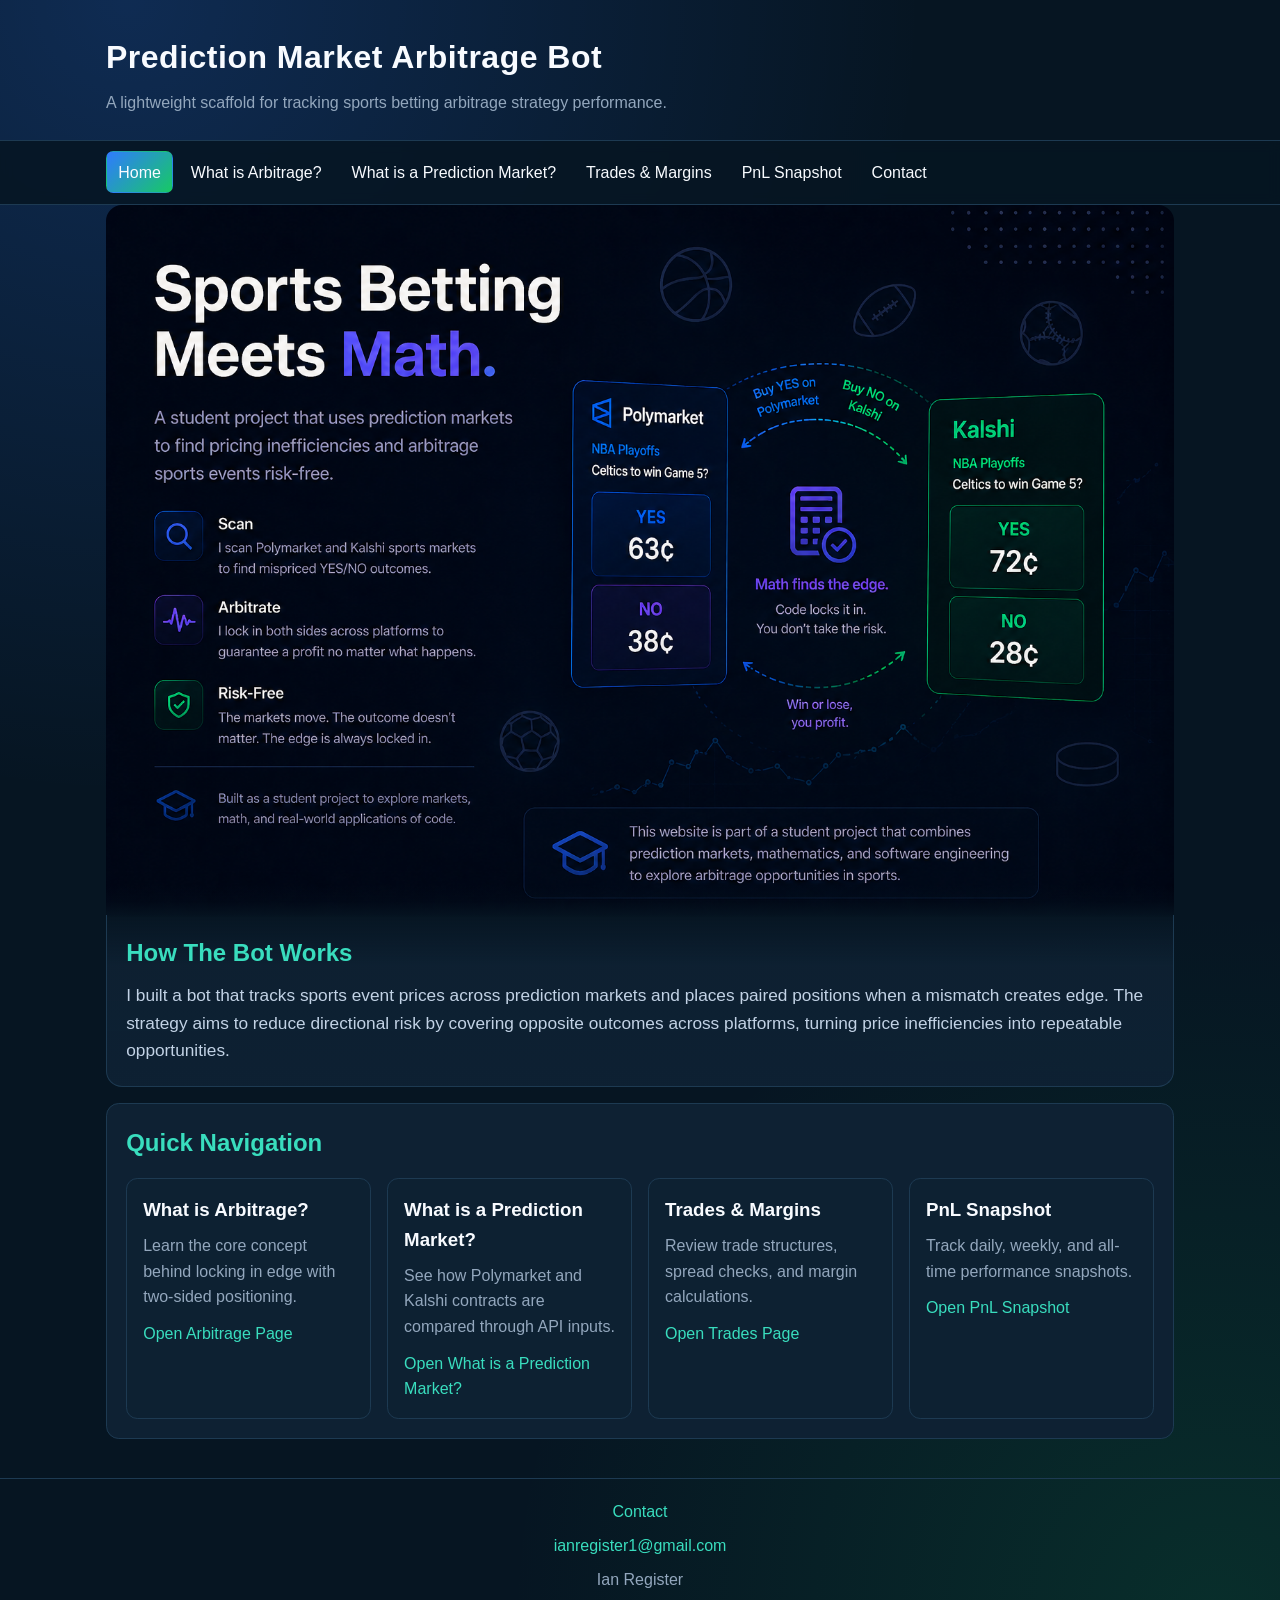
<file: index.html>
<!DOCTYPE html>
<html lang="en">
<head>
<!-- Google tag (gtag.js) -->
<script async src="https://www.googletagmanager.com/gtag/js?id=G-SM33YDMN8Y"></script>
<script>
  window.dataLayer = window.dataLayer || [];
  function gtag(){dataLayer.push(arguments);}
  gtag('js', new Date());

  gtag('config', 'G-SM33YDMN8Y');
</script>
  <meta charset="UTF-8">
  <meta name="viewport" content="width=device-width, initial-scale=1.0">
  <title>Prediction Market Arbitrage Bot | Home</title>
  <link rel="stylesheet" href="styles.css">
</head>
<body>
  <header class="site-header">
    <div class="container">
      <h1>Prediction Market Arbitrage Bot</h1>
      <p class="tagline">A lightweight scaffold for tracking sports betting arbitrage strategy performance.</p>
    </div>
  </header>

  <nav class="site-nav" aria-label="Primary">
    <div class="container">
      <ul>
        <li><a class="active" href="index.html">Home</a></li>
        <li><a href="arbitrage.html">What is Arbitrage?</a></li>
        <li><a href="markets.html">What is a Prediction Market?</a></li>
        <li><a href="trades.html">Trades &amp; Margins</a></li>
        <li><a href="performance.html">PnL Snapshot</a></li>
        <li><a href="contact.html">Contact</a></li>
      </ul>
    </div>
  </nav>

  <main class="container home-main">
    <section class="hero-image reveal" aria-label="Arbitrage dashboard hero graphic">
      <img
        src="assets/home-hero.png"
        alt="Sports betting meets math graphic for prediction market arbitrage."
      >
    </section>

    <section class="home-story reveal">
      <h2>How The Bot Works</h2>
      <p>
        I built a bot that tracks sports event prices across prediction markets and places paired positions when a
        mismatch creates edge. The strategy aims to reduce directional risk by covering opposite outcomes across
        platforms, turning price inefficiencies into repeatable opportunities.
      </p>
    </section>

    <section class="panel reveal">
      <h2>Quick Navigation</h2>
      <div class="card-grid">
        <article class="card">
          <h3>What is Arbitrage?</h3>
          <p>Learn the core concept behind locking in edge with two-sided positioning.</p>
          <a class="text-link" href="arbitrage.html">Open Arbitrage Page</a>
        </article>
        <article class="card">
          <h3>What is a Prediction Market?</h3>
          <p>See how Polymarket and Kalshi contracts are compared through API inputs.</p>
          <a class="text-link" href="markets.html">Open What is a Prediction Market?</a>
        </article>
        <article class="card">
          <h3>Trades &amp; Margins</h3>
          <p>Review trade structures, spread checks, and margin calculations.</p>
          <a class="text-link" href="trades.html">Open Trades Page</a>
        </article>
        <article class="card">
          <h3>PnL Snapshot</h3>
          <p>Track daily, weekly, and all-time performance snapshots.</p>
          <a class="text-link" href="performance.html">Open PnL Snapshot</a>
        </article>
      </div>
    </section>
  </main>

  <footer class="site-footer">
    <div class="container footer-content">
      <div>        <a href="contact.html">Contact</a>
      </div>
      <p><a href="mailto:ianregister1@gmail.com">ianregister1@gmail.com</a></p>
      <p>Ian Register</p>
    </div>
  </footer>
  <script src="interactions.js"></script>
</body>
</html>
</file>
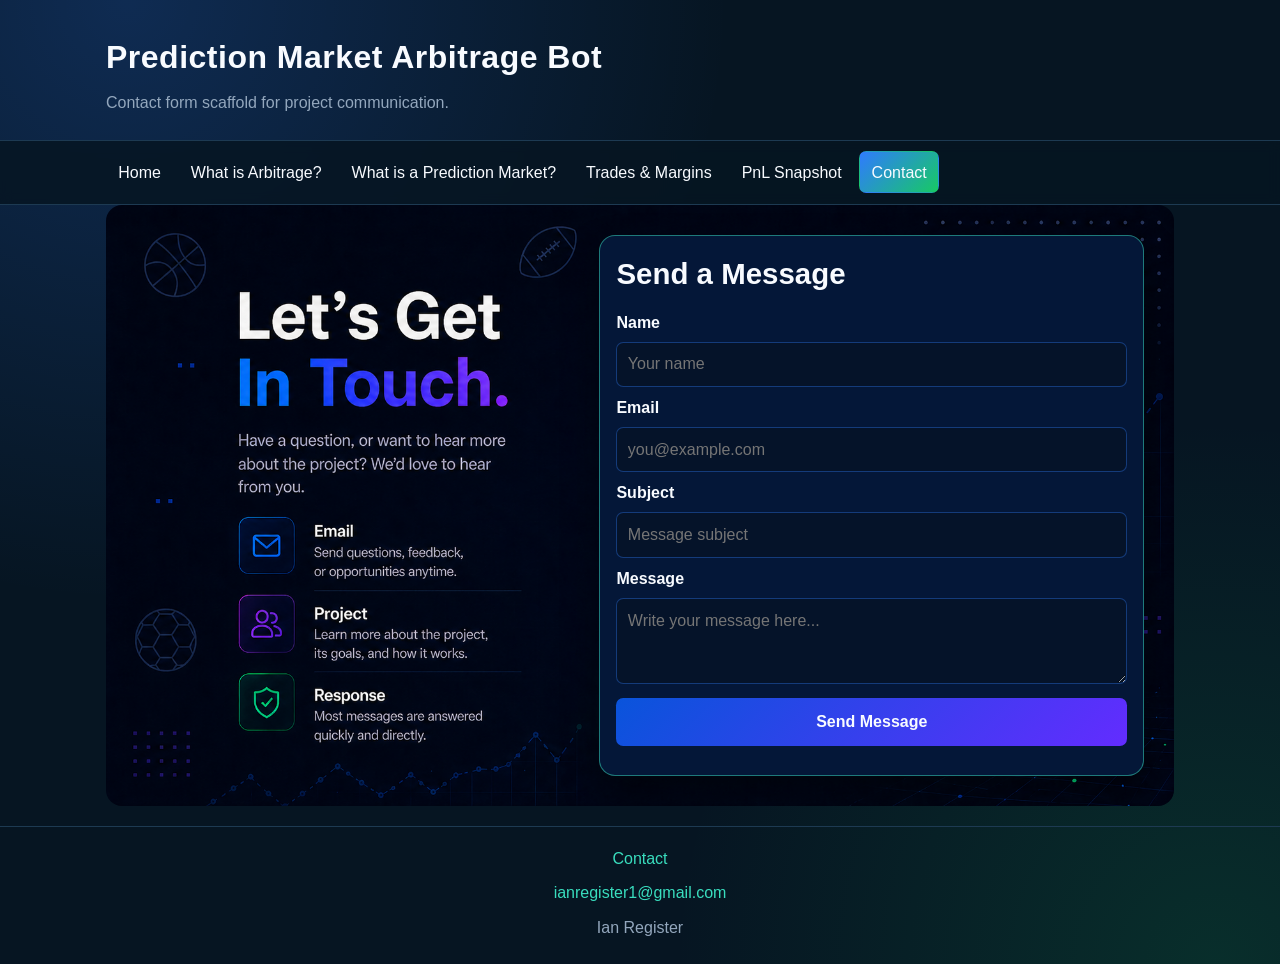
<file: contact.html>
<!DOCTYPE html>
<html lang="en">
<head>
<!-- Google tag (gtag.js) -->
<script async src="https://www.googletagmanager.com/gtag/js?id=G-SM33YDMN8Y"></script>
<script>
  window.dataLayer = window.dataLayer || [];
  function gtag(){dataLayer.push(arguments);}
  gtag('js', new Date());

  gtag('config', 'G-SM33YDMN8Y');
</script>
  <meta charset="UTF-8">
  <meta name="viewport" content="width=device-width, initial-scale=1.0">
  <title>Prediction Market Arbitrage Bot | Contact</title>
  <link rel="stylesheet" href="styles.css">
</head>
<body>
  <header class="site-header">
    <div class="container">
      <h1>Prediction Market Arbitrage Bot</h1>
      <p class="tagline">Contact form scaffold for project communication.</p>
    </div>
  </header>

  <nav class="site-nav" aria-label="Primary">
    <div class="container">
      <ul>
        <li><a href="index.html">Home</a></li>
        <li><a href="arbitrage.html">What is Arbitrage?</a></li>
        <li><a href="markets.html">What is a Prediction Market?</a></li>
        <li><a href="trades.html">Trades &amp; Margins</a></li>
        <li><a href="performance.html">PnL Snapshot</a></li>
        <li><a class="active" href="contact.html">Contact</a></li>
      </ul>
    </div>
  </nav>

  <main class="container contact-main">
    <section class="hero-image contact-hero reveal" aria-label="Contact background graphic with message form">
      <img
        src="assets/contact-bg.png"
        alt="Contact background with left project message area and open space for the form."
      >
      <div class="contact-form-shell">
        <h2>Send a Message</h2>

        <form action="#" method="post" class="contact-form">
          <label for="name">Name</label>
          <input type="text" id="name" name="name" placeholder="Your name" required>

          <label for="email">Email</label>
          <input type="email" id="email" name="email" placeholder="you@example.com" required>

          <label for="subject">Subject</label>
          <input type="text" id="subject" name="subject" placeholder="Message subject" required>

          <label for="message">Message</label>
          <textarea id="message" name="message" rows="5" placeholder="Write your message here..." required></textarea>

          <button type="submit">Send Message</button>
          <p id="contact-status" class="status-text" aria-live="polite"></p>
        </form>
      </div>
    </section>
  </main>

  <footer class="site-footer">
    <div class="container footer-content">
      <div>
        <a href="contact.html">Contact</a>
      </div>
      <p><a href="mailto:ianregister1@gmail.com">ianregister1@gmail.com</a></p>
      <p>Ian Register</p>
    </div>
  </footer>
  <script src="interactions.js"></script>
</body>
</html>
</file>
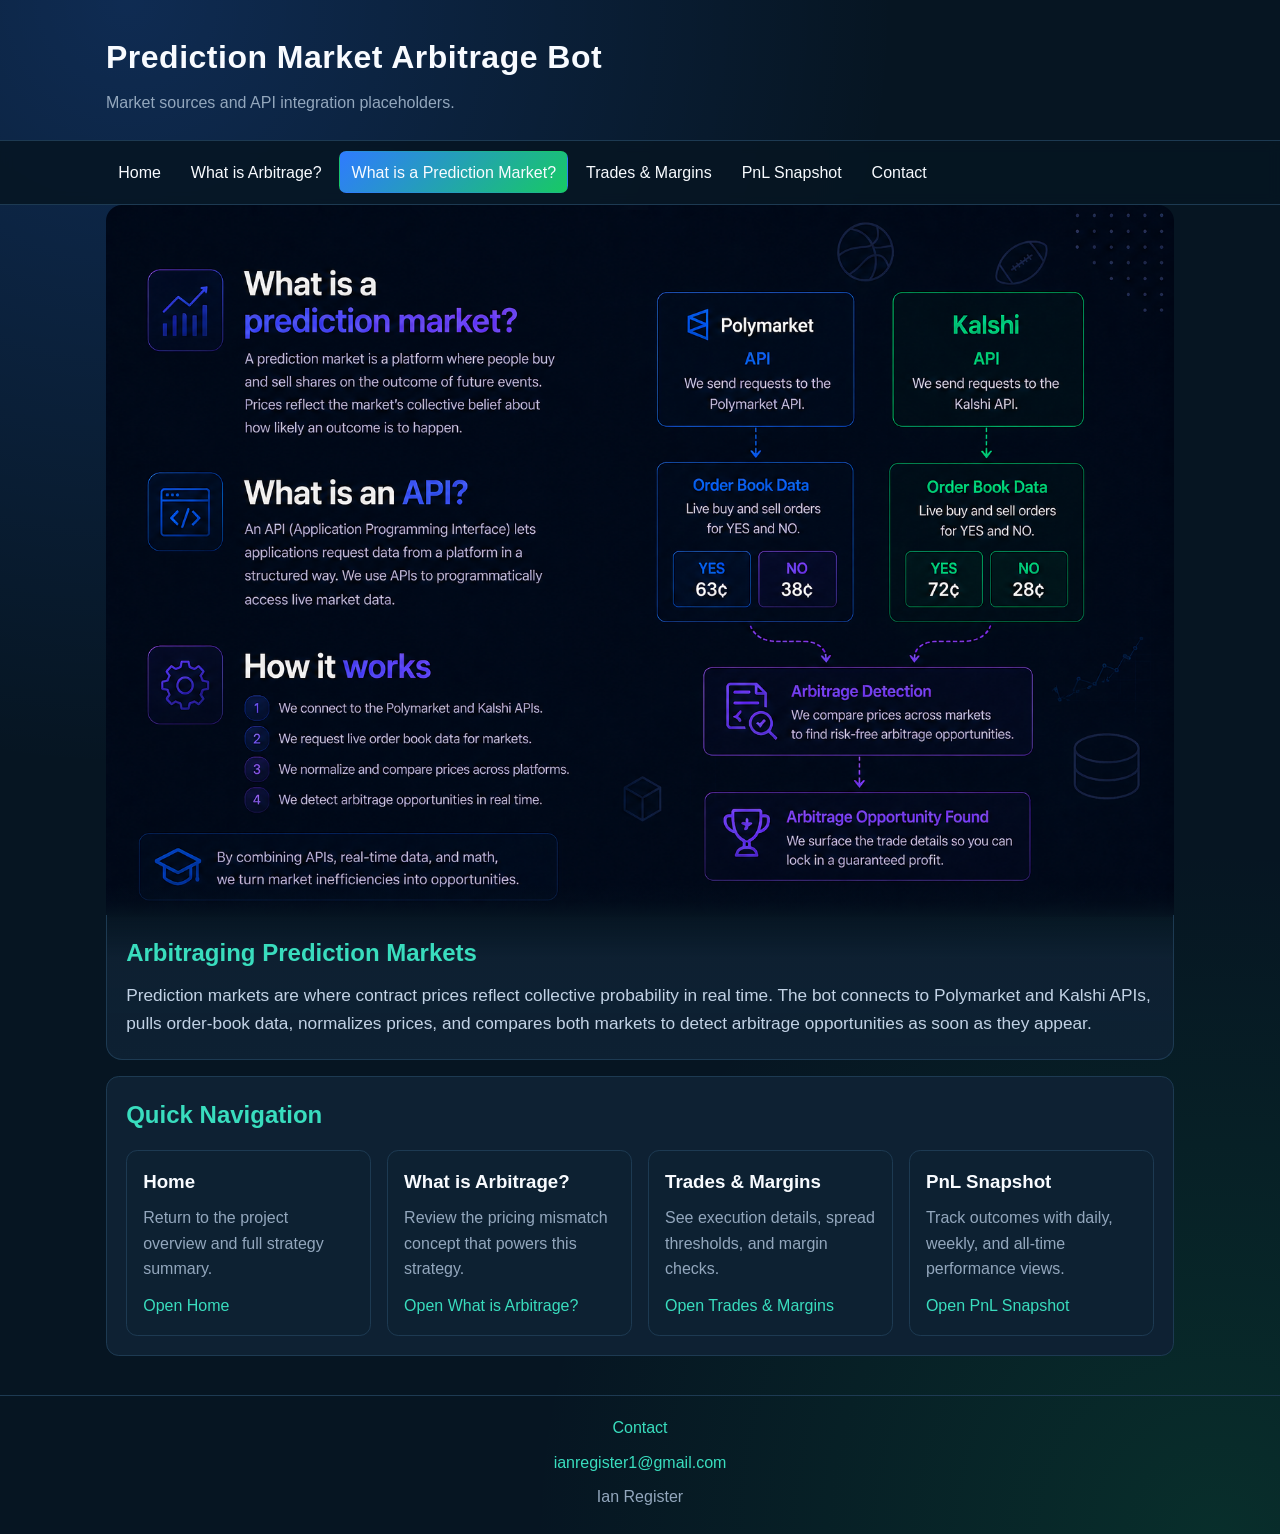
<file: markets.html>
<!DOCTYPE html>
<html lang="en">
<head>
<!-- Google tag (gtag.js) -->
<script async src="https://www.googletagmanager.com/gtag/js?id=G-SM33YDMN8Y"></script>
<script>
  window.dataLayer = window.dataLayer || [];
  function gtag(){dataLayer.push(arguments);}
  gtag('js', new Date());

  gtag('config', 'G-SM33YDMN8Y');
</script>
  <meta charset="UTF-8">
  <meta name="viewport" content="width=device-width, initial-scale=1.0">
  <title>Prediction Market Arbitrage Bot | Arbitraging Prediction Markets</title>
  <link rel="stylesheet" href="styles.css">
</head>
<body>
  <header class="site-header">
    <div class="container">
      <h1>Prediction Market Arbitrage Bot</h1>
      <p class="tagline">Market sources and API integration placeholders.</p>
    </div>
  </header>

  <nav class="site-nav" aria-label="Primary">
    <div class="container">
      <ul>
        <li><a href="index.html">Home</a></li>
        <li><a href="arbitrage.html">What is Arbitrage?</a></li>
        <li><a class="active" href="markets.html">What is a Prediction Market?</a></li>
        <li><a href="trades.html">Trades &amp; Margins</a></li>
        <li><a href="performance.html">PnL Snapshot</a></li>
        <li><a href="contact.html">Contact</a></li>
      </ul>
    </div>
  </nav>

  <main class="container home-main">
    <section class="hero-image reveal" aria-label="Prediction market and API visual">
      <img
        src="assets/markets-hero.png"
        alt="Prediction markets and API flow visual showing Polymarket and Kalshi data comparison."
      >
    </section>

    <section class="home-story reveal">
      <h2>Arbitraging Prediction Markets</h2>
      <p>
        Prediction markets are where contract prices reflect collective probability in real time. The bot connects
        to Polymarket and Kalshi APIs, pulls order-book data, normalizes prices, and compares both markets to detect
        arbitrage opportunities as soon as they appear.
      </p>
    </section>

    <section class="panel reveal">
      <h2>Quick Navigation</h2>
      <div class="card-grid">
        <article class="card">
          <h3>Home</h3>
          <p>Return to the project overview and full strategy summary.</p>
          <a class="text-link" href="index.html">Open Home</a>
        </article>
        <article class="card">
          <h3>What is Arbitrage?</h3>
          <p>Review the pricing mismatch concept that powers this strategy.</p>
          <a class="text-link" href="arbitrage.html">Open What is Arbitrage?</a>
        </article>
        <article class="card">
          <h3>Trades &amp; Margins</h3>
          <p>See execution details, spread thresholds, and margin checks.</p>
          <a class="text-link" href="trades.html">Open Trades &amp; Margins</a>
        </article>
        <article class="card">
          <h3>PnL Snapshot</h3>
          <p>Track outcomes with daily, weekly, and all-time performance views.</p>
          <a class="text-link" href="performance.html">Open PnL Snapshot</a>
        </article>
      </div>
    </section>
  </main>

  <footer class="site-footer">
    <div class="container footer-content">
      <div>
        <a href="contact.html">Contact</a>
      </div>
      <p><a href="mailto:ianregister1@gmail.com">ianregister1@gmail.com</a></p>
      <p>Ian Register</p>
    </div>
  </footer>
  <script src="interactions.js"></script>
</body>
</html>
</file>
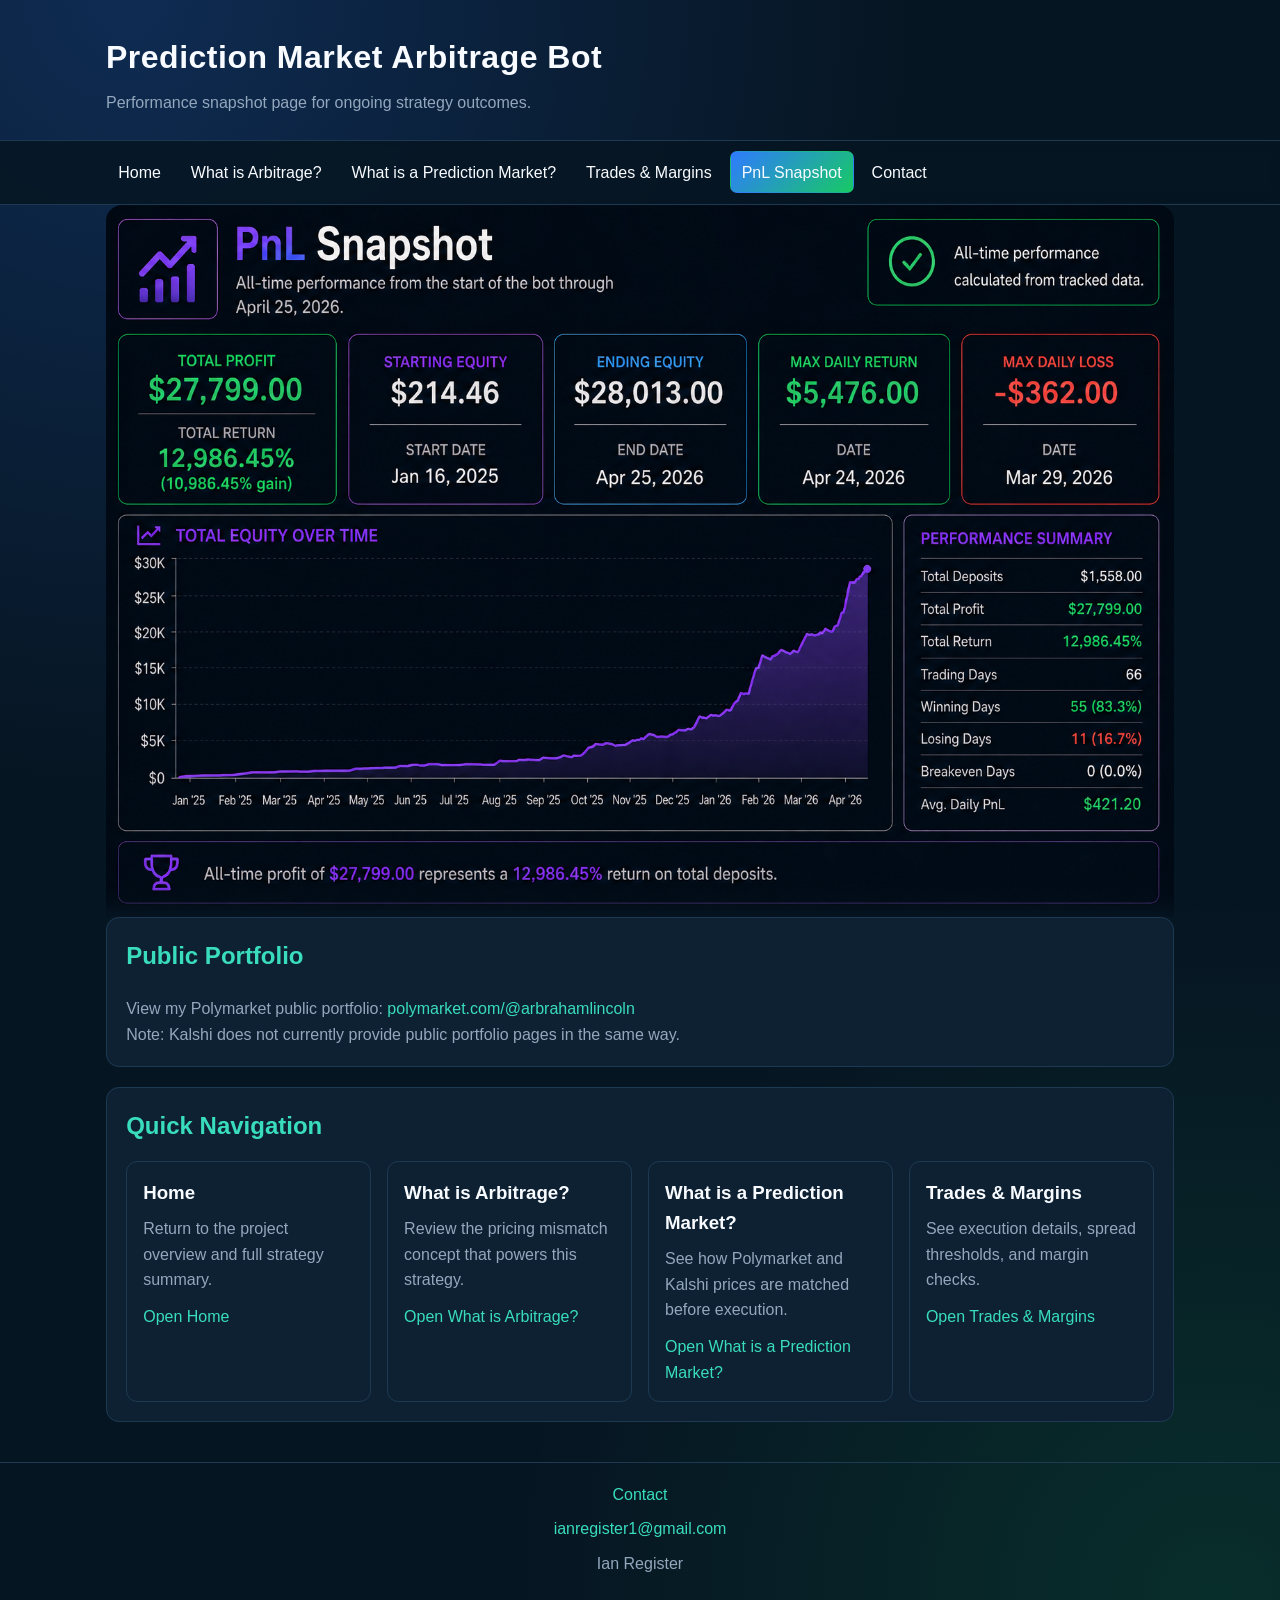
<file: performance.html>
<!DOCTYPE html>
<html lang="en">
<head>
<!-- Google tag (gtag.js) -->
<script async src="https://www.googletagmanager.com/gtag/js?id=G-SM33YDMN8Y"></script>
<script>
  window.dataLayer = window.dataLayer || [];
  function gtag(){dataLayer.push(arguments);}
  gtag('js', new Date());

  gtag('config', 'G-SM33YDMN8Y');
</script>
  <meta charset="UTF-8">
  <meta name="viewport" content="width=device-width, initial-scale=1.0">
  <title>Prediction Market Arbitrage Bot | PnL Snapshot</title>
  <link rel="stylesheet" href="styles.css">
</head>
<body>
  <header class="site-header">
    <div class="container">
      <h1>Prediction Market Arbitrage Bot</h1>
      <p class="tagline">Performance snapshot page for ongoing strategy outcomes.</p>
    </div>
  </header>

  <nav class="site-nav" aria-label="Primary">
    <div class="container">
      <ul>
        <li><a href="index.html">Home</a></li>
        <li><a href="arbitrage.html">What is Arbitrage?</a></li>
        <li><a href="markets.html">What is a Prediction Market?</a></li>
        <li><a href="trades.html">Trades &amp; Margins</a></li>
        <li><a class="active" href="performance.html">PnL Snapshot</a></li>
        <li><a href="contact.html">Contact</a></li>
      </ul>
    </div>
  </nav>

  <main class="container home-main">
    <section class="hero-image reveal" aria-label="Live performance snapshot visual">
      <img
        src="assets/performance-hero.png"
        alt="Live P and L snapshot showing all-time performance and equity growth."
      >
    </section>

    <section class="panel reveal">
      <h2>Public Portfolio</h2>
      <p>
        View my Polymarket public portfolio:
        <a class="text-link" href="https://polymarket.com/@arbrahamlincoln" target="_blank" rel="noopener noreferrer">
          polymarket.com/@arbrahamlincoln
        </a>
      </p>
      <p>
        Note: Kalshi does not currently provide public portfolio pages in the same way.
      </p>
    </section>

    <section class="panel reveal">
      <h2>Quick Navigation</h2>
      <div class="card-grid">
        <article class="card">
          <h3>Home</h3>
          <p>Return to the project overview and full strategy summary.</p>
          <a class="text-link" href="index.html">Open Home</a>
        </article>
        <article class="card">
          <h3>What is Arbitrage?</h3>
          <p>Review the pricing mismatch concept that powers this strategy.</p>
          <a class="text-link" href="arbitrage.html">Open What is Arbitrage?</a>
        </article>
        <article class="card">
          <h3>What is a Prediction Market?</h3>
          <p>See how Polymarket and Kalshi prices are matched before execution.</p>
          <a class="text-link" href="markets.html">Open What is a Prediction Market?</a>
        </article>
        <article class="card">
          <h3>Trades &amp; Margins</h3>
          <p>See execution details, spread thresholds, and margin checks.</p>
          <a class="text-link" href="trades.html">Open Trades &amp; Margins</a>
        </article>
      </div>
    </section>
  </main>

  <footer class="site-footer">
    <div class="container footer-content">
      <div>
        <a href="contact.html">Contact</a>
      </div>
      <p><a href="mailto:ianregister1@gmail.com">ianregister1@gmail.com</a></p>
      <p>Ian Register</p>
    </div>
  </footer>
  <script src="interactions.js"></script>
</body>
</html>
</file>
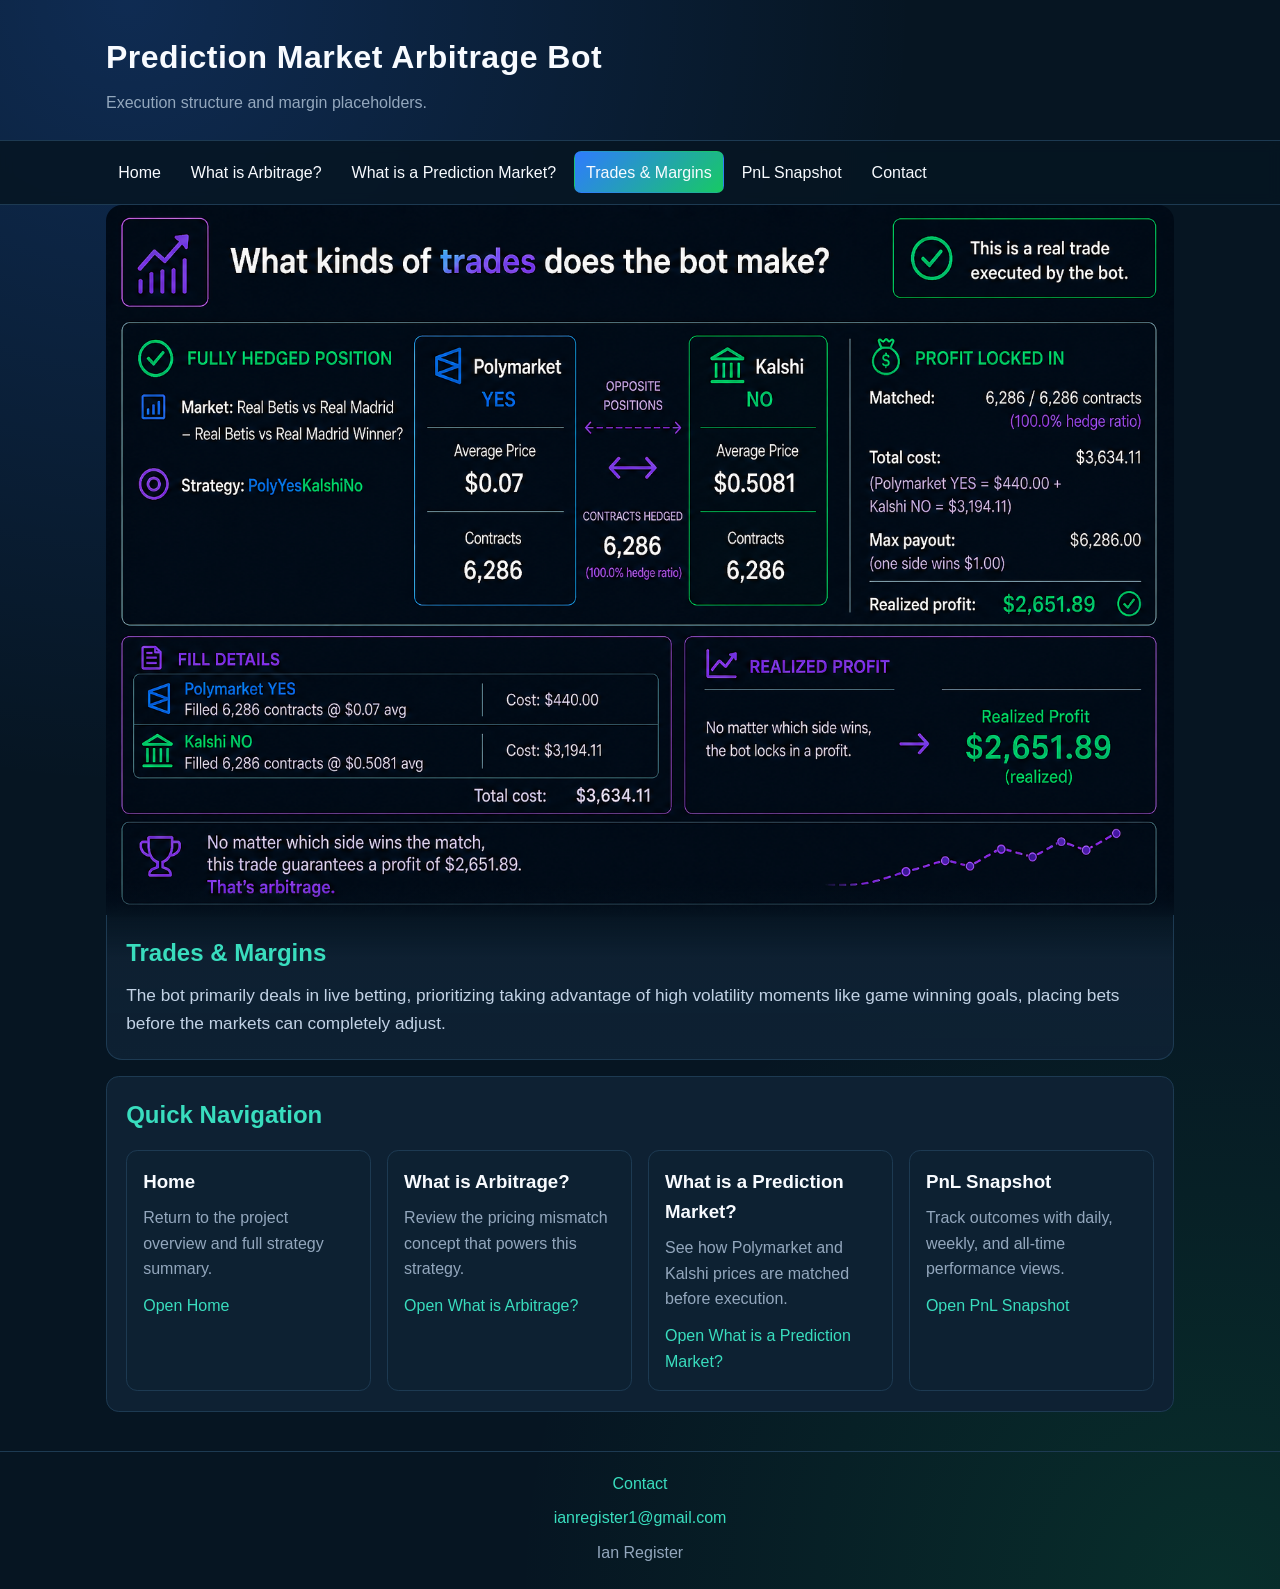
<file: trades.html>
<!DOCTYPE html>
<html lang="en">
<head>
<!-- Google tag (gtag.js) -->
<script async src="https://www.googletagmanager.com/gtag/js?id=G-SM33YDMN8Y"></script>
<script>
  window.dataLayer = window.dataLayer || [];
  function gtag(){dataLayer.push(arguments);}
  gtag('js', new Date());

  gtag('config', 'G-SM33YDMN8Y');
</script>
  <meta charset="UTF-8">
  <meta name="viewport" content="width=device-width, initial-scale=1.0">
  <title>Prediction Market Arbitrage Bot | Trades &amp; Margins</title>
  <link rel="stylesheet" href="styles.css">
</head>
<body>
  <header class="site-header">
    <div class="container">
      <h1>Prediction Market Arbitrage Bot</h1>
      <p class="tagline">Execution structure and margin placeholders.</p>
    </div>
  </header>

  <nav class="site-nav" aria-label="Primary">
    <div class="container">
      <ul>
        <li><a href="index.html">Home</a></li>
        <li><a href="arbitrage.html">What is Arbitrage?</a></li>
        <li><a href="markets.html">What is a Prediction Market?</a></li>
        <li><a class="active" href="trades.html">Trades &amp; Margins</a></li>
        <li><a href="performance.html">PnL Snapshot</a></li>
        <li><a href="contact.html">Contact</a></li>
      </ul>
    </div>
  </nav>

  <main class="container home-main">
    <section class="hero-image reveal" aria-label="Trades and margins visual">
      <img
        src="assets/trades-hero.png"
        alt="Trades and margins visual showing hedged positions and realized profit."
      >
    </section>

    <section class="home-story reveal">
      <h2>Trades &amp; Margins</h2>
      <p>
        The bot primarily deals in live betting, prioritizing taking advantage of high volatility moments like game
        winning goals, placing bets before the markets can completely adjust.
      </p>
    </section>

    <section class="panel reveal">
      <h2>Quick Navigation</h2>
      <div class="card-grid">
        <article class="card">
          <h3>Home</h3>
          <p>Return to the project overview and full strategy summary.</p>
          <a class="text-link" href="index.html">Open Home</a>
        </article>
        <article class="card">
          <h3>What is Arbitrage?</h3>
          <p>Review the pricing mismatch concept that powers this strategy.</p>
          <a class="text-link" href="arbitrage.html">Open What is Arbitrage?</a>
        </article>
        <article class="card">
          <h3>What is a Prediction Market?</h3>
          <p>See how Polymarket and Kalshi prices are matched before execution.</p>
          <a class="text-link" href="markets.html">Open What is a Prediction Market?</a>
        </article>
        <article class="card">
          <h3>PnL Snapshot</h3>
          <p>Track outcomes with daily, weekly, and all-time performance views.</p>
          <a class="text-link" href="performance.html">Open PnL Snapshot</a>
        </article>
      </div>
    </section>
  </main>

  <footer class="site-footer">
    <div class="container footer-content">
      <div>
        <a href="contact.html">Contact</a>
      </div>
      <p><a href="mailto:ianregister1@gmail.com">ianregister1@gmail.com</a></p>
      <p>Ian Register</p>
    </div>
  </footer>
  <script src="interactions.js"></script>
</body>
</html>
</file>
<file: styles.css>
:root {
  --background: #061522;
  --primary: #2F7BFF;
  --secondary: #17C964;
  --accent: #39DDBE;
  --text: #F8FBFF;
  --muted-text: #93A7BD;
  --panel: #0E2133;
  --border: #1D3A52;
}

* {
  box-sizing: border-box;
  margin: 0;
  padding: 0;
}

body {
  background:
    radial-gradient(circle at 10% 0%, rgba(47, 123, 255, 0.22), transparent 40%),
    radial-gradient(circle at 95% 100%, rgba(23, 201, 100, 0.14), transparent 35%),
    var(--background);
  color: var(--text);
  font-family: "Space Grotesk", "Trebuchet MS", "Segoe UI", sans-serif;
  line-height: 1.6;
  min-height: 100vh;
}

.container {
  margin: 0 auto;
  max-width: 1100px;
  padding: 0 1rem;
  width: 100%;
}

.site-header {
  border-bottom: 1px solid var(--border);
  padding: 2rem 0 1.5rem;
}

.site-header h1 {
  font-size: 2rem;
  letter-spacing: 0.5px;
}

.tagline {
  color: var(--muted-text);
  margin-top: 0.45rem;
}

.site-nav {
  backdrop-filter: blur(6px);
  background-color: rgba(6, 21, 34, 0.86);
  border-bottom: 1px solid var(--border);
  position: sticky;
  top: 0;
  z-index: 10;
}

.site-nav ul {
  align-items: center;
  display: flex;
  flex-wrap: wrap;
  gap: 0.35rem;
  list-style: none;
  padding: 0.65rem 0;
}

.site-nav a {
  border: 1px solid transparent;
  border-radius: 0.45rem;
  color: var(--text);
  display: inline-block;
  padding: 0.45rem 0.7rem;
  text-decoration: none;
  transition: border-color 0.2s ease, background-color 0.2s ease;
}

.site-nav a:hover,
.site-nav a:focus-visible {
  background-color: rgba(47, 123, 255, 0.2);
  border-color: var(--primary);
}

.site-nav a.active {
  background: linear-gradient(135deg, var(--primary), var(--secondary));
  border-color: transparent;
  color: var(--text);
}

main {
  padding: 1.75rem 0 2.25rem;
}

.home-main {
  display: grid;
  gap: 0;
  max-width: 1100px;
}

.hero-image {
  border-radius: 1rem 1rem 0 0;
  overflow: hidden;
  position: relative;
}

.hero-image img {
  display: block;
  height: auto;
  width: 100%;
}

.hero-image::after {
  background: linear-gradient(
    180deg,
    rgba(6, 21, 34, 0) 0%,
    rgba(6, 21, 34, 0) 62%,
    rgba(6, 21, 34, 0.22) 82%,
    rgba(6, 21, 34, 0.9) 100%
  );
  bottom: 0;
  content: "";
  height: 12%;
  left: 0;
  pointer-events: none;
  position: absolute;
  width: 100%;
}

.home-story {
  background: linear-gradient(180deg, rgba(6, 21, 34, 0.15) 0%, rgba(14, 33, 51, 0.9) 30%, rgba(14, 33, 51, 0.95) 100%);
  border: 1px solid var(--border);
  border-top: none;
  border-radius: 0 0 1rem 1rem;
  margin-bottom: 1rem;
  margin-top: -2px;
  padding: 1.2rem 1.2rem 1.35rem;
}

.home-story h2 {
  color: var(--accent);
  margin-bottom: 0.6rem;
}

.home-story p {
  color: #c2d2e5;
  font-size: 1.08rem;
}

.video-wrap {
  margin-top: 1rem;
  overflow: hidden;
  border: 1px solid var(--border);
  border-radius: 0.7rem;
  background: #050f18;
  aspect-ratio: 16 / 9;
}

.video-wrap iframe {
  width: 100%;
  height: 100%;
  border: 0;
  display: block;
}

.video-wrap .lesson-video {
  width: 100%;
  height: 100%;
  display: block;
  background: #000;
}

.table-wrap {
  margin-top: 1rem;
  overflow-x: auto;
  border: 1px solid var(--border);
  border-radius: 0.7rem;
  background: rgba(10, 27, 44, 0.9);
}

.data-table {
  width: 100%;
  border-collapse: collapse;
  min-width: 720px;
}

.data-table th,
.data-table td {
  text-align: left;
  padding: 0.75rem 0.85rem;
  border-bottom: 1px solid rgba(29, 58, 82, 0.9);
}

.data-table th {
  background: rgba(47, 123, 255, 0.16);
  color: var(--accent);
  font-size: 0.93rem;
  letter-spacing: 0.3px;
}

.data-table td {
  color: #c2d2e5;
}

.data-table tbody tr:hover {
  background: rgba(47, 123, 255, 0.09);
}

.chart-controls {
  display: flex;
  flex-wrap: wrap;
  gap: 0.55rem;
  margin-top: 0.75rem;
}

.chart-btn {
  background: rgba(6, 21, 34, 0.78);
  border: 1px solid var(--border);
  border-radius: 0.45rem;
  color: var(--text);
  cursor: pointer;
  font: inherit;
  font-weight: 700;
  padding: 0.38rem 0.72rem;
}

.chart-btn:hover,
.chart-btn:focus-visible {
  border-color: var(--accent);
}

.chart-btn.active {
  background: linear-gradient(135deg, var(--primary), var(--secondary));
  border-color: transparent;
}

.chart-canvas-wrap {
  margin-top: 0.9rem;
  height: clamp(320px, 54vh, 520px);
  border: 1px solid var(--border);
  border-radius: 0.75rem;
  background: rgba(10, 27, 44, 0.82);
  padding: 0.7rem;
}

.js-enabled .reveal {
  opacity: 0;
  transform: translateY(26px) scale(0.985);
  transition: opacity 0.6s ease, transform 0.72s cubic-bezier(0.22, 1, 0.36, 1);
}

.js-enabled .reveal.in-view {
  opacity: 1;
  transform: translateY(0) scale(1);
}

.js-enabled .reveal.stagger-1 {
  transition-delay: 0.08s;
}

.js-enabled .reveal.stagger-2 {
  transition-delay: 0.16s;
}

.panel {
  background: var(--panel);
  border: 1px solid var(--border);
  border-radius: 0.8rem;
  margin-bottom: 1.2rem;
  padding: 1.2rem;
}

.panel h2 {
  color: var(--accent);
  margin-bottom: 0.6rem;
}

.panel p {
  color: var(--muted-text);
}

.placeholder {
  align-items: center;
  background-color: rgba(47, 123, 255, 0.12);
  border: 1px dashed var(--primary);
  border-radius: 0.6rem;
  color: var(--text);
  display: flex;
  justify-content: center;
  margin-top: 1rem;
  min-height: 170px;
  padding: 1rem;
  text-align: center;
}

.placeholder.large {
  min-height: 260px;
}

.card-grid {
  display: grid;
  gap: 1rem;
  grid-template-columns: repeat(auto-fit, minmax(210px, 1fr));
  margin-top: 1rem;
}

.card {
  background: rgba(14, 33, 51, 0.68);
  border: 1px solid var(--border);
  border-radius: 0.7rem;
  padding: 1rem;
}

.card h3 {
  margin-bottom: 0.5rem;
}

.text-link {
  color: var(--accent);
  display: inline-block;
  margin-top: 0.7rem;
  text-decoration: none;
}

.text-link:hover,
.text-link:focus-visible {
  text-decoration: underline;
}

.contact-main {
  max-width: 1100px;
}

.contact-hero {
  position: relative;
  border-radius: 1rem;
  overflow: hidden;
  margin-bottom: 1.2rem;
}

.contact-hero::after {
  display: none;
}

.contact-hero img {
  display: block;
  width: 100%;
  height: auto;
}

.contact-form-shell {
  position: absolute;
  top: 5%;
  right: 2.8%;
  bottom: 5%;
  width: 51%;
  min-width: 0;
  background: #041738;
  border: 1px solid rgba(57, 221, 190, 0.5);
  border-radius: 1rem;
  box-shadow: 0 18px 36px rgba(0, 0, 0, 0.4);
  padding: 0.9rem 1rem;
  display: flex;
  flex-direction: column;
  overflow: auto;
}

.contact-form-shell h2 {
  color: var(--text);
  font-size: clamp(1.55rem, 2.3vw, 2.1rem);
  margin-bottom: 0.2rem;
}

.contact-form {
  display: flex;
  flex-direction: column;
  gap: 0.4rem;
  margin-top: 0.45rem;
  max-width: 100%;
  flex: 1;
  min-height: 0;
}

.contact-form label {
  font-weight: 600;
  margin-top: 0.12rem;
}

.contact-form input,
.contact-form textarea {
  background: rgba(6, 19, 39, 0.85);
  border: 1px solid rgba(47, 123, 255, 0.38);
  border-radius: 0.45rem;
  color: var(--text);
  font: inherit;
  padding: 0.55rem 0.65rem;
}

.contact-form input:focus,
.contact-form textarea:focus {
  border-color: var(--accent);
  outline: 2px solid transparent;
}

.contact-form textarea {
  min-height: 0;
  flex: 1;
}

.contact-form button {
  background: linear-gradient(135deg, #0954db, #632cff);
  border: none;
  border-radius: 0.45rem;
  color: var(--text);
  cursor: pointer;
  font: inherit;
  font-weight: 700;
  margin-top: 0.5rem;
  padding: 0.7rem 0.9rem;
}

.contact-form button:hover,
.contact-form button:focus-visible {
  filter: brightness(1.08);
}

.status-text {
  color: var(--muted-text);
  font-size: 0.92rem;
  margin-top: 0.5rem;
}

.status-text.success {
  color: var(--secondary);
}

.status-text.error {
  color: #ff8f8f;
}

.site-footer {
  border-top: 1px solid var(--border);
  margin-top: 1.25rem;
  padding: 1.2rem 0 1.5rem;
}

.footer-content {
  display: grid;
  gap: 0.55rem;
  justify-items: center;
  text-align: center;
}

.footer-content > div {
  align-items: center;
  display: flex;
  flex-wrap: wrap;
  gap: 0.85rem;
  justify-content: center;
}

.footer-content a {
  color: var(--accent);
  text-decoration: none;
}

.footer-content a:hover,
.footer-content a:focus-visible {
  text-decoration: underline;
}

.footer-content p {
  color: var(--muted-text);
}

@media (max-width: 700px) {
  .site-header h1 {
    font-size: 1.65rem;
  }

  .site-nav ul {
    gap: 0.2rem;
  }

  .site-nav a {
    font-size: 0.95rem;
  }

  .hero-image {
    border-radius: 0.75rem 0.75rem 0 0;
  }

  .home-story {
    border-radius: 0 0 0.75rem 0.75rem;
    padding: 1rem;
  }

  .home-story p {
    font-size: 1rem;
  }

  .data-table {
    min-width: 620px;
  }

  .contact-hero {
    border-radius: 0.75rem;
  }

  .contact-form-shell {
    position: static;
    min-width: 0;
    max-width: none;
    width: auto;
    margin: 0.8rem;
    padding: 0.95rem;
  }

  .contact-form-shell h2 {
    font-size: 1.5rem;
  }
}
</file>
